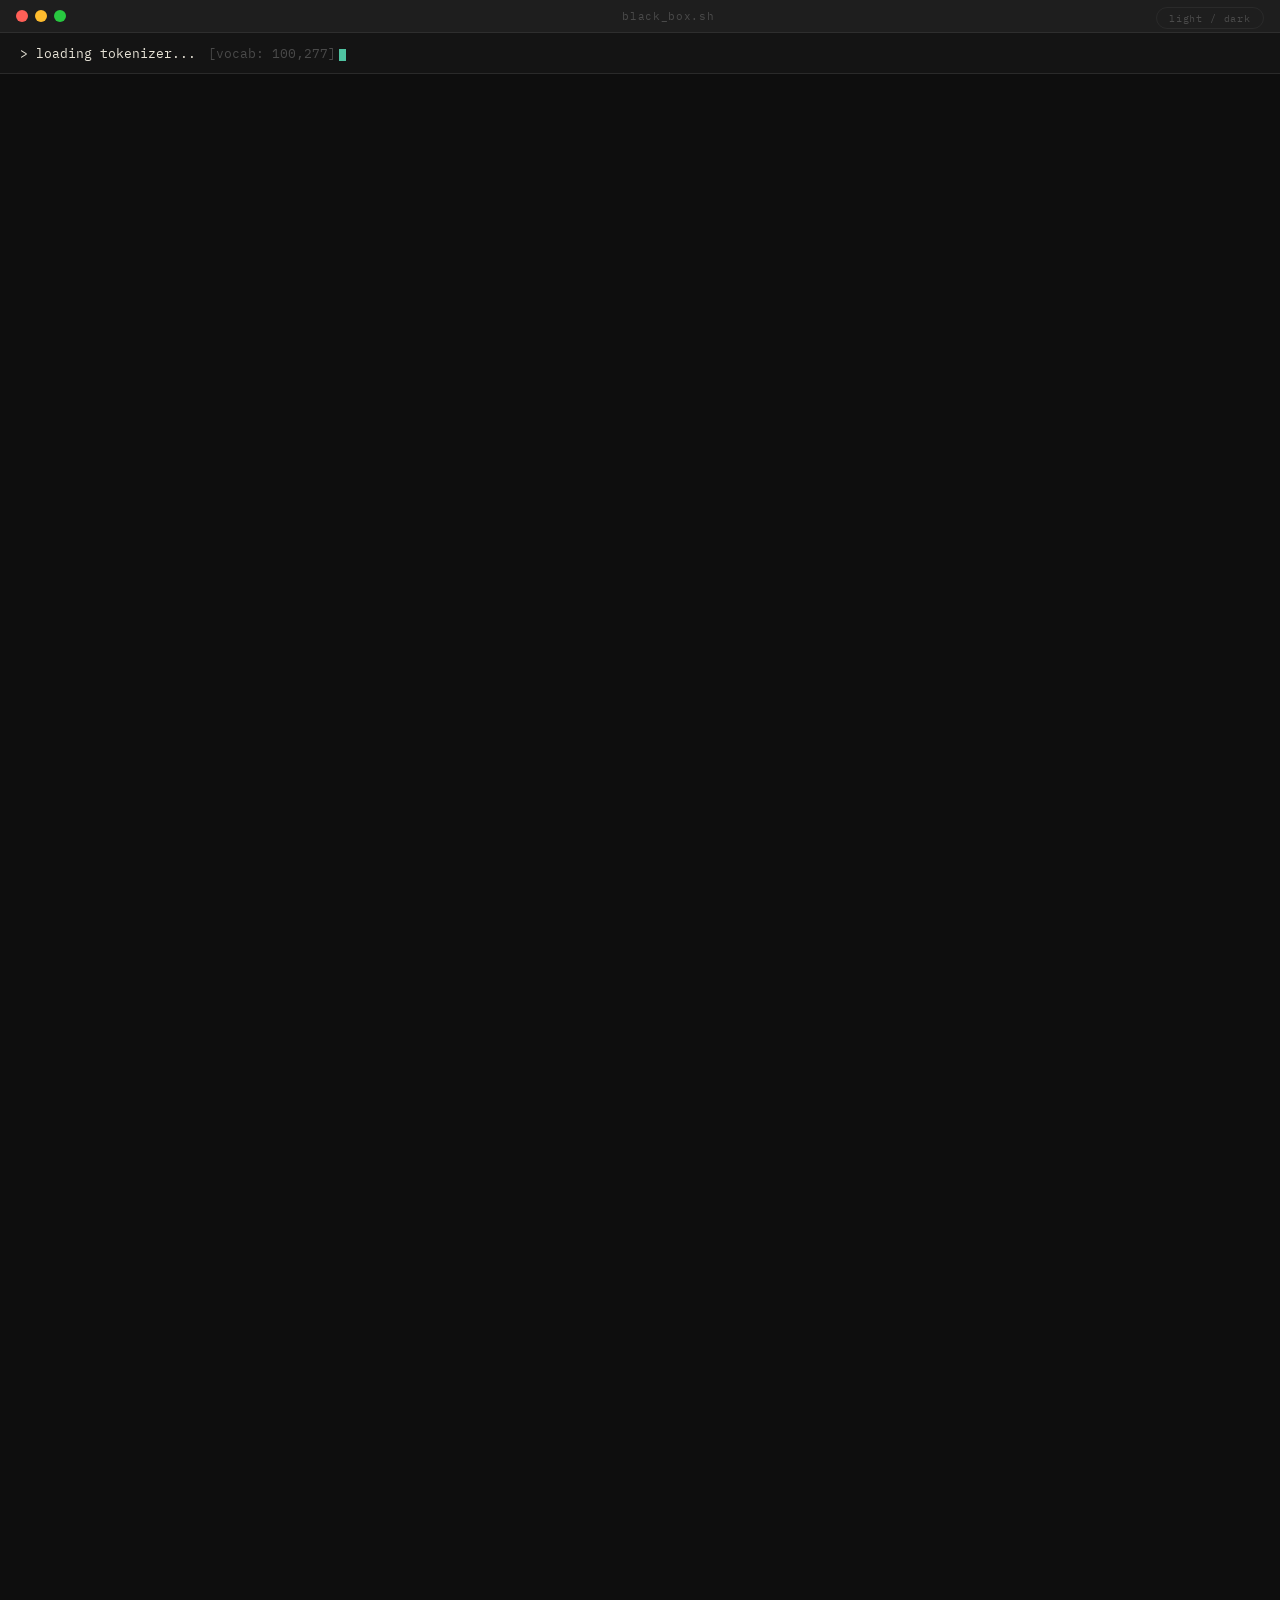
<file: docs/index.html>
<!DOCTYPE html>
<html lang="en">
<head>
<meta charset="UTF-8">
<meta name="viewport" content="width=device-width, initial-scale=1.0">
<title>Inside the Black Box</title>
<script>(function(){var t=localStorage.getItem('bb_theme')||'dark';document.documentElement.setAttribute('data-theme',t);}());</script>
<link rel="preconnect" href="https://fonts.googleapis.com">
<link href="https://fonts.googleapis.com/css2?family=Lora:ital,wght@0,400;0,600;1,400&family=IBM+Plex+Mono:wght@300;400;500&display=swap" rel="stylesheet">
<link rel="stylesheet" href="assets/styles.css">
<link rel="icon" type="image/svg+xml" href="favicon.svg">
<style>
  body { min-height: 100vh; }

  /* ── PAGE CONTENT ── */
  #page {
    padding-top: 88px; /* terminal header height */
    opacity: 0;
    transition: opacity 0.6s ease;
  }
  #page.visible { opacity: 1; }

  /* ── HERO ── */
  .hero {
    max-width: 720px;
    margin: 0 auto;
    padding: 80px 32px 64px;
    border-bottom: 1px solid var(--border);
  }
  .hero h1 {
    font-family: 'Lora', serif;
    font-size: clamp(2.2rem, 5vw, 3.4rem);
    font-weight: 600;
    letter-spacing: -0.03em;
    line-height: 1.1;
    margin-bottom: 20px;
  }
  .hero-sub {
    font-family: 'IBM Plex Mono', monospace;
    font-size: 0.7rem;
    color: var(--muted);
    line-height: 1.7;
  }
  .hero-sub .cmd { color: var(--accent); }

  /* ── ARTICLE INDEX ── */
  .index {
    max-width: 720px;
    margin: 0 auto;
    padding: 0 32px 120px;
  }

  .module-group { margin-top: 52px; }

  .module-rule {
    display: flex;
    align-items: center;
    gap: 14px;
    margin-bottom: 4px;
  }
  .module-label {
    font-family: 'IBM Plex Mono', monospace;
    font-size: 0.58rem;
    letter-spacing: 0.18em;
    text-transform: uppercase;
    color: var(--muted);
    white-space: nowrap;
  }
  .module-line { flex: 1; height: 1px; background: var(--border); }

  .article-list { list-style: none; }

  .article-item {
    border-bottom: 1px solid var(--border);
    opacity: 0;
    transform: translateY(6px);
    transition: opacity 0.35s ease, transform 0.35s ease;
  }
  .article-item.visible { opacity: 1; transform: translateY(0); }

  .article-link {
    display: flex;
    align-items: baseline;
    justify-content: space-between;
    gap: 16px;
    padding: 15px 0;
    text-decoration: none;
    color: var(--text);
    transition: color 0.15s;
  }
  .article-link:hover                      { color: var(--accent); }
  .article-link:hover .article-num         { color: var(--accent); }
  .article-link:hover .article-arrow       { opacity: 1; transform: translateX(0); }

  .article-left { display: flex; align-items: baseline; gap: 18px; }
  .article-num {
    font-family: 'IBM Plex Mono', monospace;
    font-size: 0.58rem;
    color: var(--muted);
    letter-spacing: 0.08em;
    flex-shrink: 0;
    width: 22px;
    transition: color 0.15s;
  }
  .article-title {
    font-family: 'Lora', serif;
    font-size: 0.95rem;
    line-height: 1.4;
  }
  .article-arrow {
    font-family: 'IBM Plex Mono', monospace;
    font-size: 0.65rem;
    color: var(--accent);
    opacity: 0;
    flex-shrink: 0;
    transform: translateX(-6px);
    transition: opacity 0.15s, transform 0.15s;
  }

  /* ── COMING SOON ITEMS ── */
  .article-soon {
    display: flex;
    align-items: baseline;
    justify-content: space-between;
    gap: 16px;
    padding: 15px 0;
    cursor: default;
  }
  .article-soon .article-title { color: var(--muted); }
  .article-soon-label {
    font-family: 'IBM Plex Mono', monospace;
    font-size: 0.65rem;
    color: var(--muted);
    flex-shrink: 0;
  }
</style>
</head>
<body data-theme="light">

<!-- TERMINAL HEADER -->
<div id="terminal-header">
  <div class="terminal-titlebar">
    <div class="mac-btn red"></div>
    <div class="mac-btn yellow"></div>
    <div class="mac-btn green"></div>
    <span class="titlebar-center" id="titlebar-center">black_box.sh</span>
    <div class="titlebar-right">
      <button class="toggle" onclick="toggleTheme()">light / dark</button>
    </div>
  </div>
  <div class="terminal-prompt-bar">
    <span id="prompt-text"><span class="cursor-inline"></span></span>
  </div>
</div>

<!-- PAGE -->
<div id="page">
  <div class="hero">
    <h1>Inside the<br>Black Box</h1>
    <p class="hero-sub"><span class="cmd">cat</span> // a collection of short essays explaining the architecture, training, and behaviour of large language models.</p>
  </div>

  <div class="index">

    <div class="module-group">
      <div class="module-rule"><span class="module-label">01 — Foundations</span><div class="module-line"></div></div>
      <ul class="article-list">
        <li class="article-item">
          <a class="article-link" href="article-01-neural-networks.html"
             data-slug="01-what-is-a-neural-network.md">
            <div class="article-left"><span class="article-num">01</span><span class="article-title">What is a Neural Network?</span></div>
            <span class="article-arrow">→</span>
          </a>
        </li>
        <li class="article-item">
          <a class="article-link" href="article-02-backprop-and-gradient-descent.html"
             data-slug="02-backprop-and-gradient-descent.md">
            <div class="article-left"><span class="article-num">02</span><span class="article-title">How a Network Learns: Backprop &amp; Gradient Descent</span></div>
            <span class="article-arrow">→</span>
          </a>
        </li>
        <li class="article-item">
          <a class="article-link" href="article-03-what-is-a-parameter.html"
             data-slug="03-what-is-a-parameter.md">
            <div class="article-left"><span class="article-num">03</span><span class="article-title">What is a Parameter?</span></div>
            <span class="article-arrow">→</span>
          </a>
        </li>
        <li class="article-item">
          <a class="article-link" href="article-04-tokens-and-the-tokeniser.html"
             data-slug="04-tokens-and-the-tokeniser.md">
            <div class="article-left"><span class="article-num">04</span><span class="article-title">Tokens and the Tokeniser</span></div>
            <span class="article-arrow">→</span>
          </a>
        </li>
      </ul>
    </div>

    <div class="module-group">
      <div class="module-rule"><span class="module-label">02 — Transformer Architecture</span><div class="module-line"></div></div>
      <ul class="article-list">
        <li class="article-item">
          <a class="article-link" href="article-05-attention-the-mechanism-behind-everything.html"
             data-slug="05-attention-the-mechanism-behind-everything.md">
            <div class="article-left"><span class="article-num">05</span><span class="article-title">Attention: The Mechanism Behind Everything</span></div>
            <span class="article-arrow">→</span>
          </a>
        </li>
        <li class="article-item">
          <a class="article-link" href="article-06-q-k-v-the-lookup-table.html"
             data-slug="06-q-k-v-the-lookup-table.md">
            <div class="article-left"><span class="article-num">06</span><span class="article-title">Q, K, V: The Lookup Table That Runs the World</span></div>
            <span class="article-arrow">→</span>
          </a>
        </li>
        <li class="article-item">
          <a class="article-link" href="article-07-why-transformers-beat-everything-before-them.html"
             data-slug="07-why-transformers-beat-everything-before-them.md">
            <div class="article-left"><span class="article-num">07</span><span class="article-title">Why Transformers Beat Everything Before Them</span></div>
            <span class="article-arrow">→</span>
          </a>
        </li>
      </ul>
    </div>

    <div class="module-group">
      <div class="module-rule"><span class="module-label">03 — Training &amp; Alignment</span><div class="module-line"></div></div>
      <ul class="article-list">
        <li class="article-item">
          <a class="article-link" href="article-08-pretraining.html"
             data-slug="08-pretraining.md">
            <div class="article-left"><span class="article-num">08</span><span class="article-title">Pre-training: Learning from the Whole Internet</span></div>
            <span class="article-arrow">→</span>
          </a>
        </li>
        <li class="article-item">
          <a class="article-link" href="article-09-what-alignment-means.html"
             data-slug="09-what-alignment-means.md">
            <div class="article-left"><span class="article-num">09</span><span class="article-title">What Alignment Actually Means</span></div>
            <span class="article-arrow">→</span>
          </a>
        </li>
        <li class="article-item">
          <a class="article-link" href="article-10-rlhf.html"
             data-slug="10-rlhf.md">
            <div class="article-left"><span class="article-num">10</span><span class="article-title">RLHF: Teaching a Model to Be Helpful</span></div>
            <span class="article-arrow">→</span>
          </a>
        </li>
        <li class="article-item">
          <a class="article-link" href="article-11-constitutional-ai.html"
             data-slug="11-constitutional-ai.md">
            <div class="article-left"><span class="article-num">11</span><span class="article-title">Constitutional AI: A Different Approach</span></div>
            <span class="article-arrow">→</span>
          </a>
        </li>
        <li class="article-item">
          <a class="article-link" href="article-12-what-is-interpretability.html"
             data-slug="12-what-is-interpretability.md">
            <div class="article-left"><span class="article-num">12</span><span class="article-title">What is Interpretability?</span></div>
            <span class="article-arrow">→</span>
          </a>
        </li>
      </ul>
    </div>

    <div class="module-group">
      <div class="module-rule"><span class="module-label">04 — Agentic Systems</span><div class="module-line"></div></div>
      <ul class="article-list">
        <li class="article-item">
          <span class="article-soon">
            <div class="article-left"><span class="article-num">13</span><span class="article-title">What is an AI Agent?</span></div>
            <span class="article-soon-label">soon</span>
          </span>
        </li>
        <li class="article-item">
          <span class="article-soon">
            <div class="article-left"><span class="article-num">14</span><span class="article-title">Tool Use and the Agentic Loop</span></div>
            <span class="article-soon-label">soon</span>
          </span>
        </li>
        <li class="article-item">
          <span class="article-soon">
            <div class="article-left"><span class="article-num">15</span><span class="article-title">Multi-Agent Systems</span></div>
            <span class="article-soon-label">soon</span>
          </span>
        </li>
      </ul>
    </div>

    <div class="module-group">
      <div class="module-rule"><span class="module-label">05 — RAG</span><div class="module-line"></div></div>
      <ul class="article-list">
        <li class="article-item">
          <span class="article-soon">
            <div class="article-left"><span class="article-num">16</span><span class="article-title">What are Embeddings?</span></div>
            <span class="article-soon-label">soon</span>
          </span>
        </li>
        <li class="article-item">
          <span class="article-soon">
            <div class="article-left"><span class="article-num">17</span><span class="article-title">Vector Search Explained</span></div>
            <span class="article-soon-label">soon</span>
          </span>
        </li>
        <li class="article-item">
          <span class="article-soon">
            <div class="article-left"><span class="article-num">18</span><span class="article-title">When RAG Beats Fine-tuning</span></div>
            <span class="article-soon-label">soon</span>
          </span>
        </li>
      </ul>
    </div>

    <div class="module-group">
      <div class="module-rule"><span class="module-label">06 — Evals</span><div class="module-line"></div></div>
      <ul class="article-list">
        <li class="article-item">
          <span class="article-soon">
            <div class="article-left"><span class="article-num">19</span><span class="article-title">Why Evals Matter</span></div>
            <span class="article-soon-label">soon</span>
          </span>
        </li>
        <li class="article-item">
          <span class="article-soon">
            <div class="article-left"><span class="article-num">20</span><span class="article-title">What Good Evaluation Looks Like</span></div>
            <span class="article-soon-label">soon</span>
          </span>
        </li>
        <li class="article-item">
          <span class="article-soon">
            <div class="article-left"><span class="article-num">21</span><span class="article-title">Measuring What You Can't See</span></div>
            <span class="article-soon-label">soon</span>
          </span>
        </li>
      </ul>
    </div>

  </div>
</div>

<script src="assets/terminal-header.js"></script>
<script>
  // ── BOOT SEQUENCE ──
  const bootLines = [
    { text: '> initialising weights...',  right: '[700B parameters]', delay: 0    },
    { text: '> loading tokenizer...',     right: '[vocab: 100,277]',  delay: 650  },
    { text: '> running forward pass...',  right: '',                  delay: 1350 },
    { text: '> predicting next token...', right: '[p=0.91 "the"]',    delay: 2050 },
    { text: '> done.',                    right: '',                  delay: 2800, accent: true },
  ];

  const promptEl        = document.getElementById('prompt-text');
  const titlebarCenter  = document.getElementById('titlebar-center');
  let   bootDone        = false;

  function setPrompt(html) { promptEl.innerHTML = html; }

  const cameBack = sessionStorage.getItem('bb_came_back');
  if (cameBack) {
    // Returning from an article — skip boot, go straight to idle state
    sessionStorage.removeItem('bb_came_back');
    bootDone = true;
    titlebarCenter.textContent = '~/inside-the-black-box';
    setPrompt(`<span class="p-dir">~/inside-the-black-box</span> <span class="p-muted">$</span> <span class="cursor-inline"></span>`);
    document.getElementById('page').classList.add('visible');
    document.querySelectorAll('.article-item').forEach(el => el.classList.add('visible'));
  } else {
    // Fresh visit — run boot sequence
    bootLines.forEach(line => {
      setTimeout(() => {
        const right  = line.right
          ? `<span class="p-muted" style="margin-left:12px">${line.right}</span>` : '';
        const cls    = line.accent ? 'p-dir' : 'p-cmd';
        setPrompt(`<span class="${cls}">${line.text}</span>${right}<span class="cursor-inline"></span>`);
      }, line.delay);
    });

    // After boot: reveal page, settle prompt into idle state
    setTimeout(() => {
      bootDone = true;
      titlebarCenter.textContent = '~/inside-the-black-box';
      setPrompt(`<span class="p-dir">~/inside-the-black-box</span> <span class="p-muted">$</span> <span class="cursor-inline"></span>`);

      const page = document.getElementById('page');
      page.classList.add('visible');

      document.querySelectorAll('.article-item').forEach((el, i) => {
        setTimeout(() => el.classList.add('visible'), i * 40);
      });
    }, 3500);
  }

  // ── HOVER INTERACTIONS ──
  let hoverTimeout;

  document.querySelectorAll('.article-link').forEach(link => {
    const slug = link.getAttribute('data-slug');

    link.addEventListener('mouseenter', () => {
      if (!bootDone) return;
      clearTimeout(hoverTimeout);
      setPrompt(
        `<span class="p-dir">~/inside-the-black-box</span> <span class="p-muted">$</span>` +
        ` <span class="p-cmd"> cat </span><span class="p-file">${slug}</span>` +
        `<span class="cursor-inline"></span>`
      );
    });

    link.addEventListener('mouseleave', () => {
      if (!bootDone) return;
      hoverTimeout = setTimeout(() => {
        setPrompt(
          `<span class="p-dir">~/inside-the-black-box</span> <span class="p-muted">$</span>` +
          ` <span class="cursor-inline"></span>`
        );
      }, 200);
    });

    // Click: animate open command, then navigate
    link.addEventListener('click', e => {
      const href = link.getAttribute('href');
      if (!href || href === '#') return; // unwritten articles — no-op

      e.preventDefault();
      bootDone = false; // lock hover during transition

      setPrompt(
        `<span class="p-dir">~/inside-the-black-box</span> <span class="p-muted">$</span>` +
        ` <span class="p-cmd"> open </span><span class="p-file">${slug}</span>`
      );

      setTimeout(() => {
        setPrompt(
          `<span class="p-cmd">&gt; opening </span><span class="p-file">${slug}</span>` +
          `<span class="p-muted">...</span>`
        );
      }, 400);

      setTimeout(() => { window.location.href = href; }, 900);
    });
  });
</script>

</body>
</html>
</file>
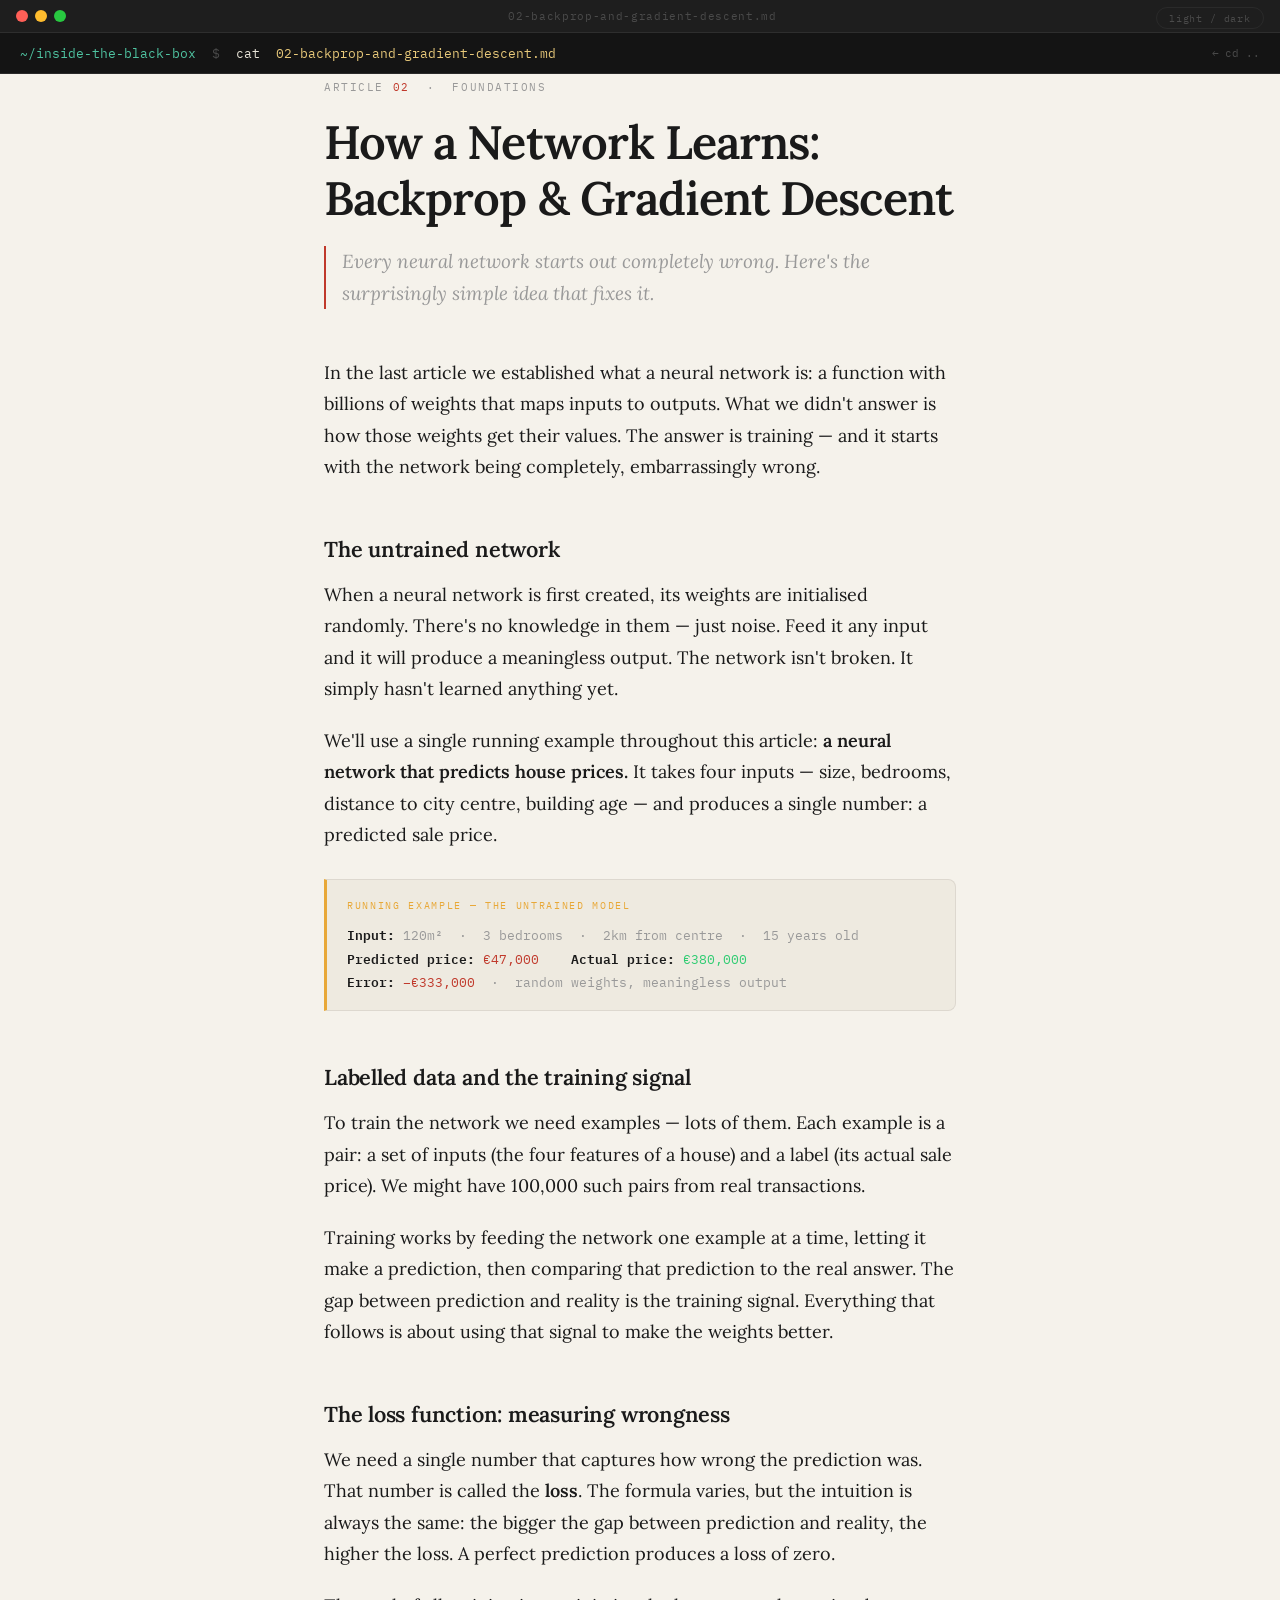
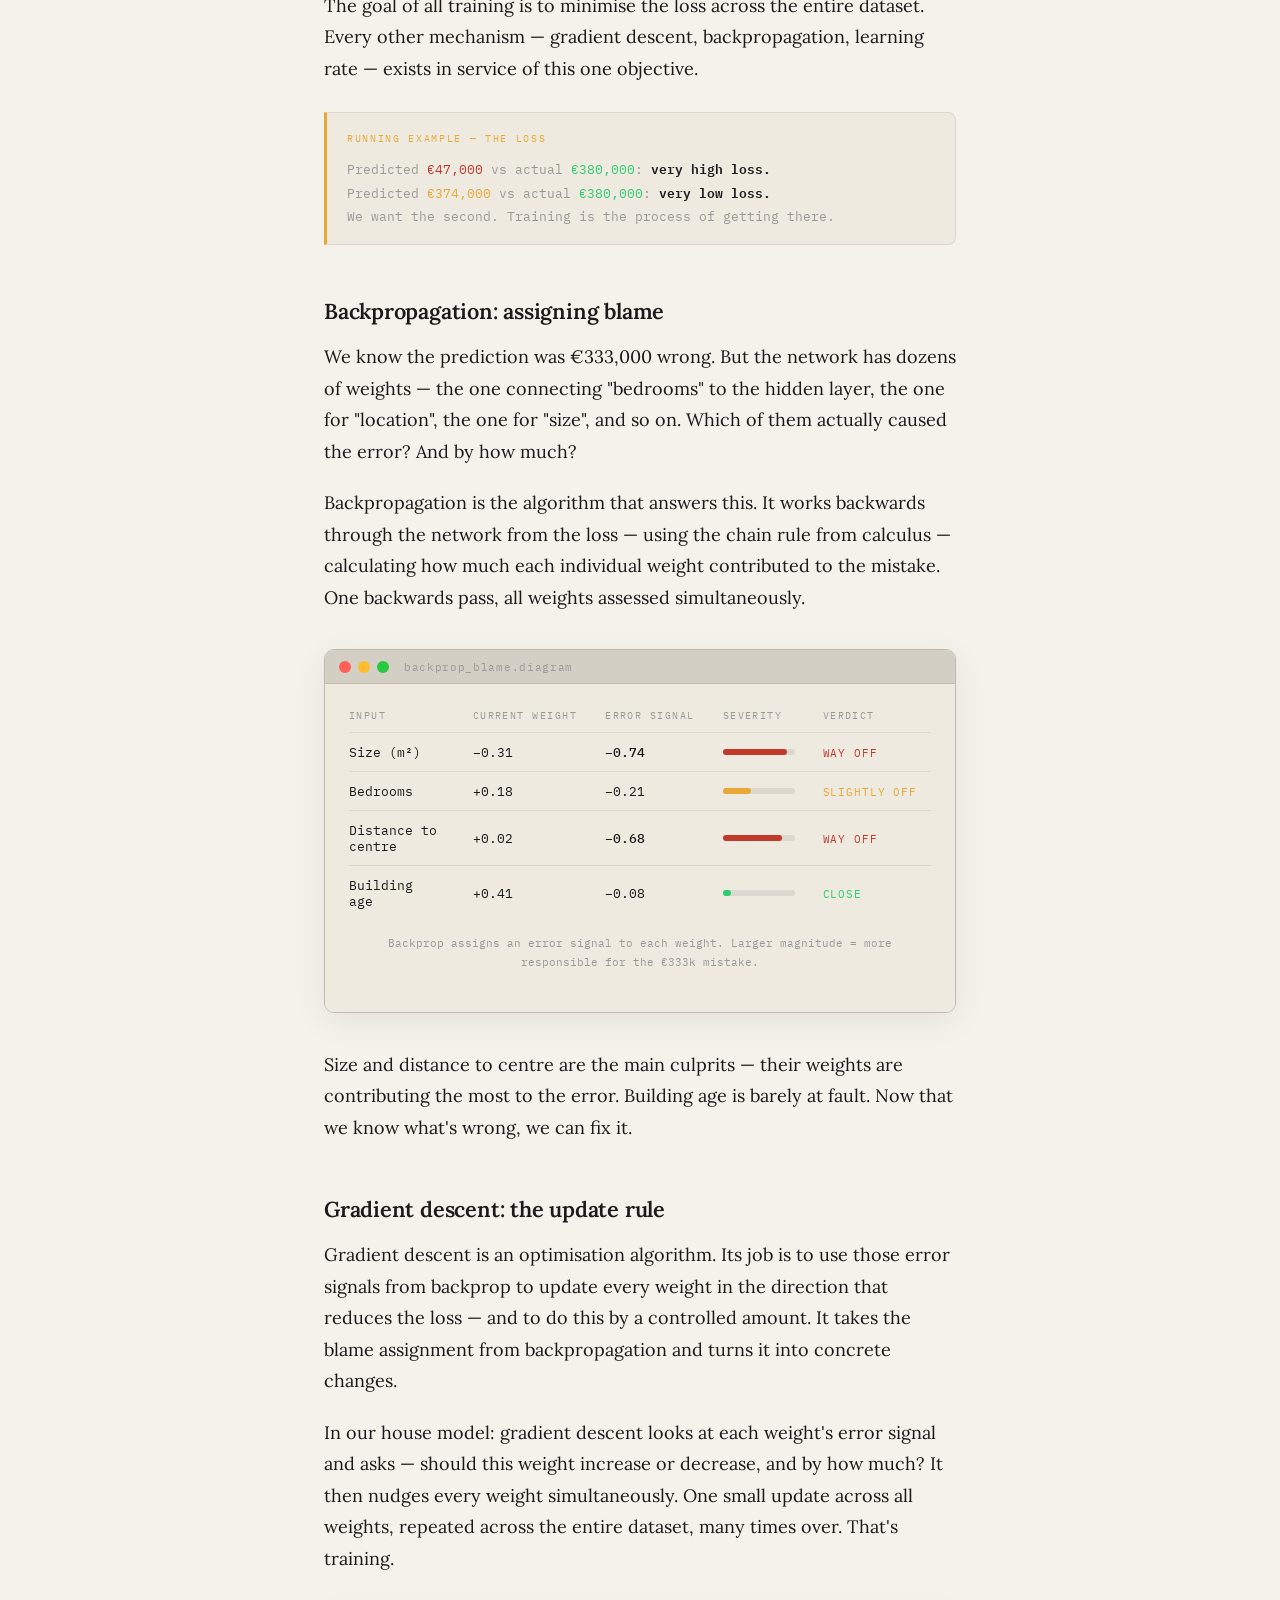
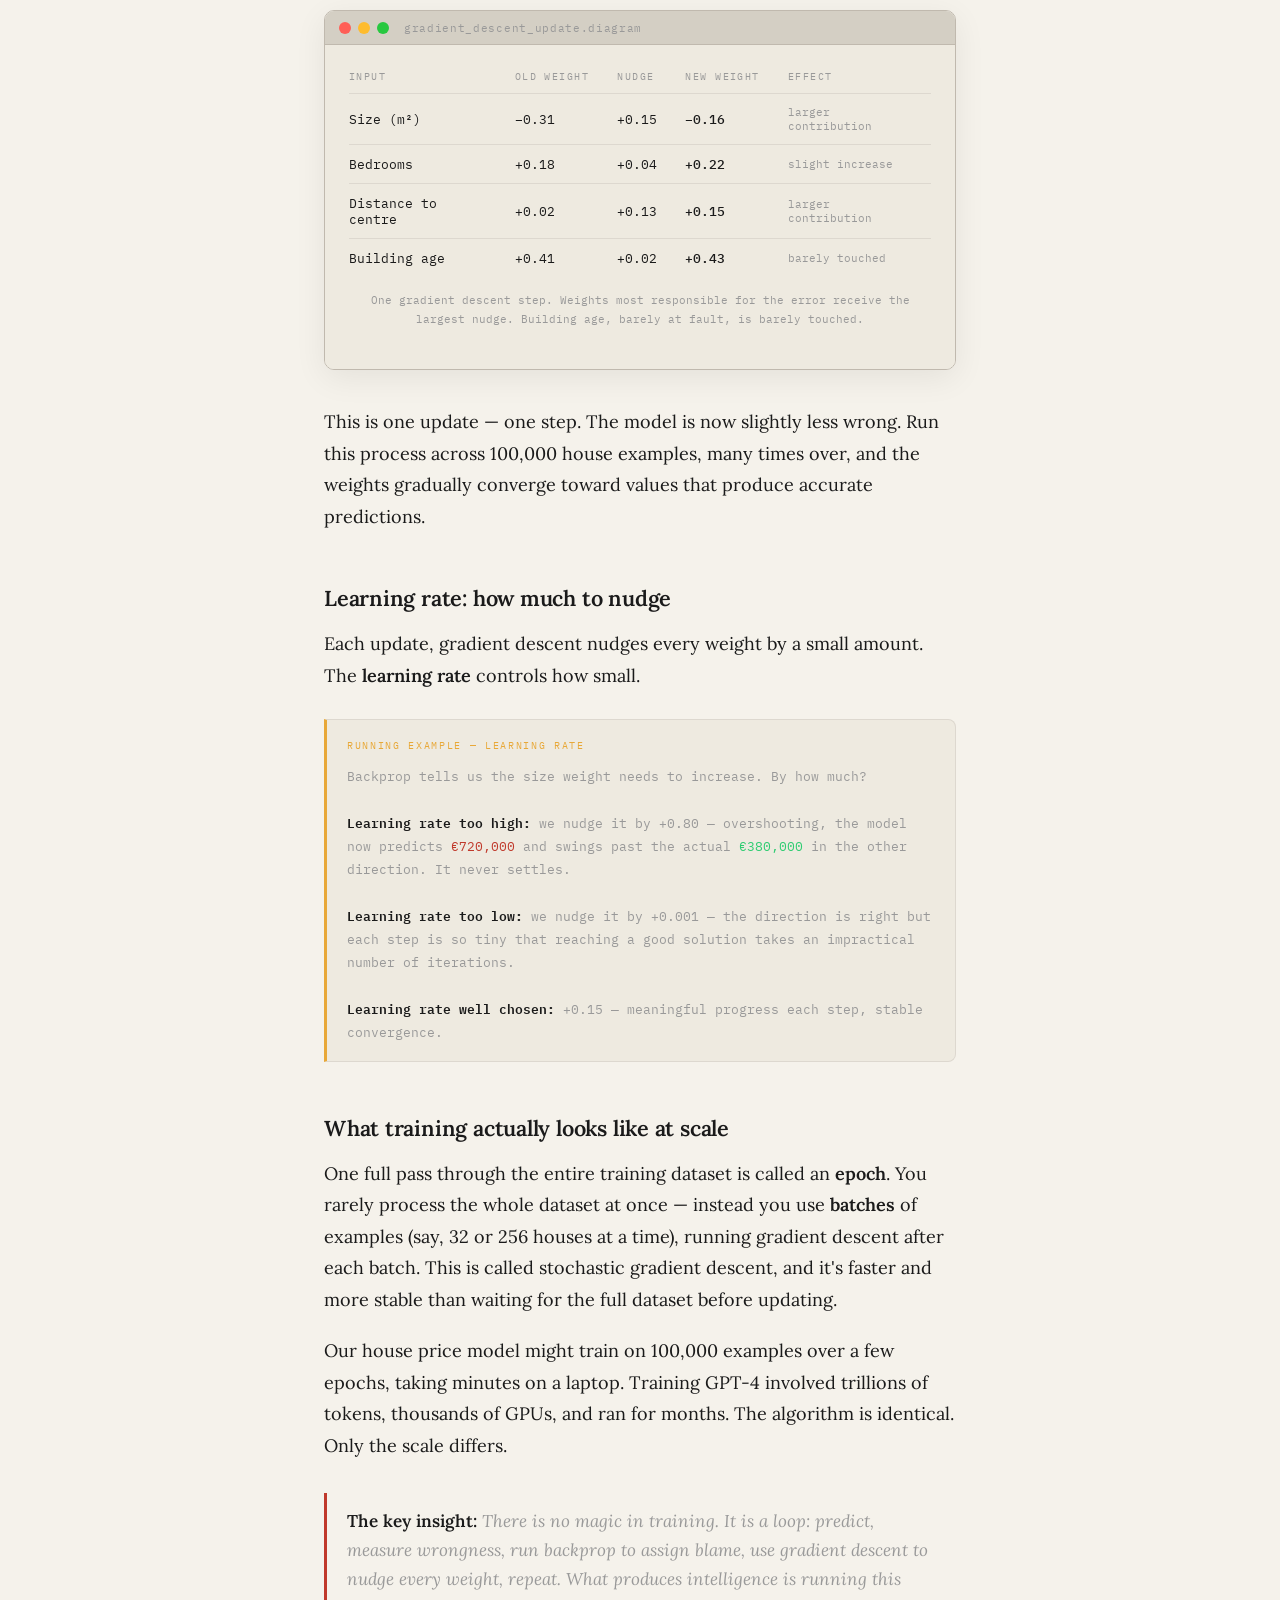
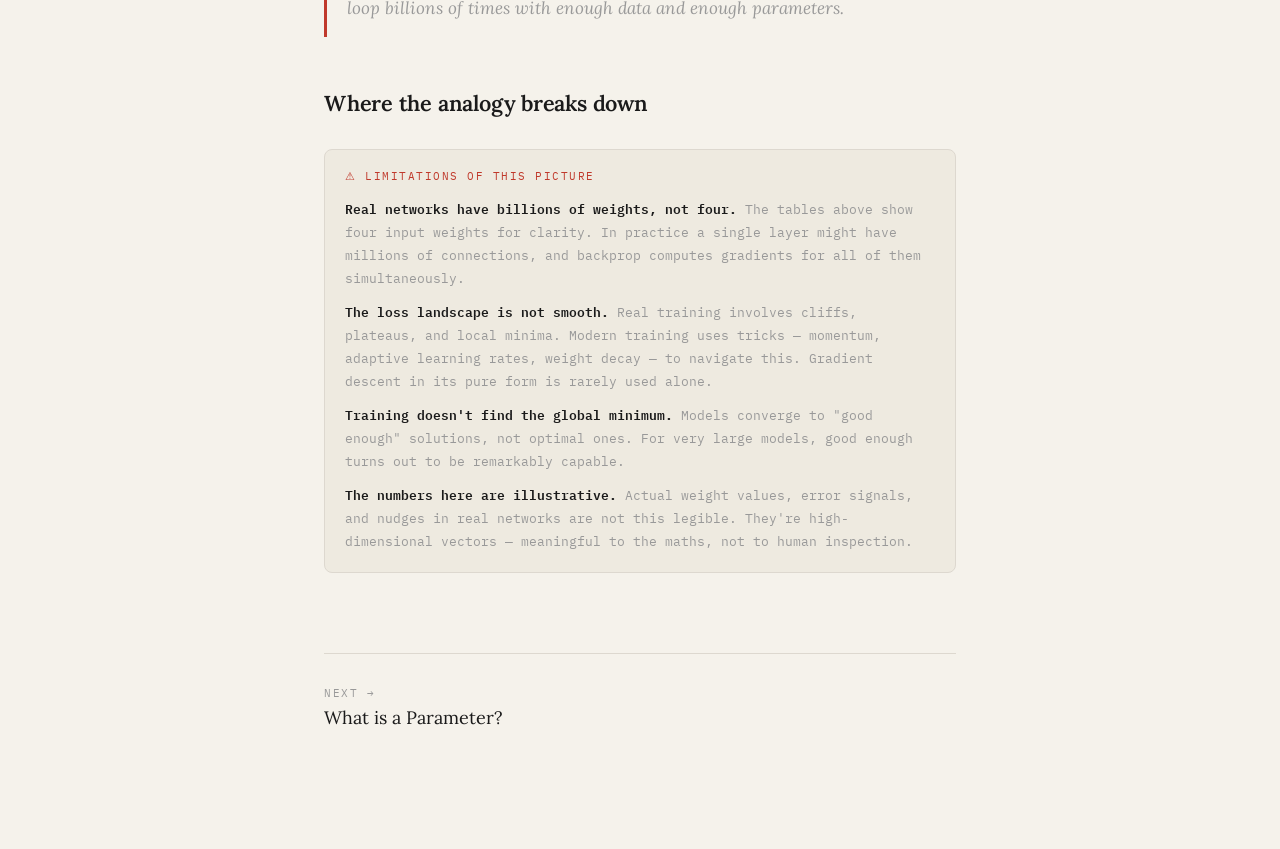
<file: drafts/article-02-backprop.html>
<!DOCTYPE html>
<html lang="en">
<head>
<meta charset="UTF-8">
<meta name="viewport" content="width=device-width, initial-scale=1.0">
<title>How a Network Learns — Inside the Black Box</title>
<link rel="preconnect" href="https://fonts.googleapis.com">
<link href="https://fonts.googleapis.com/css2?family=Lora:ital,wght@0,400;0,600;1,400&family=IBM+Plex+Mono:wght@300;400;500&display=swap" rel="stylesheet">
<style>
  :root {
    --bg: #f5f2eb;
    --text: #1a1a1a;
    --muted: #999;
    --accent: #c0392b;
    --border: #ddd8cf;
    --card-bg: #eeeae0;
    --terminal-bg: #141414;
    --terminal-text: #e8e4d8;
    --terminal-muted: #4a4a4a;
    --terminal-accent: #4fc3a1;
    --terminal-border: #2a2a2a;
    --window-bar: #1e1e1e;
    --window-border: #2e2e2e;
    --window-chrome: #d4cfc4;
    --window-chrome-border: #c0b9ae;
    --amber: #e8a838;
    --green: #2ecc71;
    --red: #c0392b;
  }
  [data-theme="dark"] {
    --bg: #0e0e0e;
    --text: #e8e4d8;
    --muted: #555;
    --accent: #e05a4e;
    --border: #222;
    --card-bg: #1a1a1a;
    --window-chrome: #1e1e1e;
    --window-chrome-border: #2e2e2e;
  }

  * { box-sizing: border-box; margin: 0; padding: 0; }
  html { font-size: 18px; }

  body {
    background: var(--bg);
    color: var(--text);
    font-family: 'Lora', Georgia, serif;
    transition: background 0.4s, color 0.4s;
    padding-bottom: 120px;
  }

  /* ── TERMINAL HEADER ── */
  #terminal-header {
    position: fixed;
    top: 0; left: 0; right: 0;
    z-index: 100;
    background: var(--terminal-bg);
    border-bottom: 1px solid var(--terminal-border);
  }
  .terminal-titlebar {
    background: var(--window-bar);
    padding: 9px 16px;
    display: flex;
    align-items: center;
    gap: 7px;
    border-bottom: 1px solid var(--window-border);
  }
  .mac-btn { width: 12px; height: 12px; border-radius: 50%; flex-shrink: 0; }
  .mac-btn.red    { background: #ff5f57; }
  .mac-btn.yellow { background: #febc2e; }
  .mac-btn.green  { background: #28c840; }
  .titlebar-center {
    flex: 1;
    text-align: center;
    font-family: 'IBM Plex Mono', monospace;
    font-size: 0.62rem;
    color: var(--terminal-muted);
    letter-spacing: 0.06em;
    margin-right: 52px;
  }
  .titlebar-right { position: absolute; right: 16px; }
  .toggle {
    background: none;
    border: 1px solid var(--terminal-border);
    border-radius: 20px;
    padding: 3px 12px;
    cursor: pointer;
    font-family: 'IBM Plex Mono', monospace;
    font-size: 0.58rem;
    color: var(--terminal-muted);
    letter-spacing: 0.08em;
    transition: all 0.2s;
  }
  .toggle:hover { border-color: var(--terminal-accent); color: var(--terminal-accent); }
  .terminal-prompt-bar {
    padding: 10px 20px;
    font-family: 'IBM Plex Mono', monospace;
    font-size: 0.7rem;
    min-height: 40px;
    display: flex;
    align-items: center;
    justify-content: space-between;
  }
  .p-dir   { color: var(--terminal-accent); }
  .p-muted { color: var(--terminal-muted); }
  .p-file  { color: #e8c97a; }
  .p-cmd   { color: var(--terminal-text); }
  .back-link {
    font-family: 'IBM Plex Mono', monospace;
    font-size: 0.62rem;
    color: var(--terminal-muted);
    text-decoration: none;
    display: flex;
    align-items: center;
    gap: 6px;
    transition: color 0.15s;
  }
  .back-link:hover { color: var(--terminal-accent); }
  .back-link:hover .back-arr { transform: translateX(-3px); }
  .back-arr { transition: transform 0.15s; }

  /* ── ARTICLE ── */
  article {
    max-width: 680px;
    margin: 0 auto;
    padding: 80px 24px 0;
    animation: fadeUp 0.5s ease both 0.1s;
  }
  @keyframes fadeUp {
    from { opacity: 0; transform: translateY(12px); }
    to   { opacity: 1; transform: translateY(0); }
  }

  .article-meta {
    font-family: 'IBM Plex Mono', monospace;
    font-size: 0.62rem;
    letter-spacing: 0.14em;
    text-transform: uppercase;
    color: var(--muted);
    margin-bottom: 20px;
  }
  .article-meta span { color: var(--accent); }

  h1 {
    font-family: 'Lora', serif;
    font-size: clamp(1.8rem, 4vw, 2.6rem);
    font-weight: 600;
    line-height: 1.2;
    letter-spacing: -0.02em;
    margin-bottom: 20px;
  }
  .lede {
    font-size: 1.05rem;
    color: var(--muted);
    font-style: italic;
    border-left: 2px solid var(--accent);
    padding-left: 16px;
    margin-bottom: 48px;
    line-height: 1.65;
  }
  h2 {
    font-family: 'Lora', serif;
    font-size: 1.2rem;
    font-weight: 600;
    margin: 52px 0 16px;
    letter-spacing: -0.01em;
  }
  p { margin-bottom: 20px; line-height: 1.75; }
  strong { font-weight: 600; }
  em { font-style: italic; }

  /* ── EXAMPLE THREAD ── */
  .example-thread {
    background: var(--card-bg);
    border: 1px solid var(--border);
    border-left: 3px solid var(--amber);
    border-radius: 0 8px 8px 0;
    padding: 16px 20px;
    margin: 28px 0;
    font-family: 'IBM Plex Mono', monospace;
    font-size: 0.72rem;
    line-height: 1.8;
    color: var(--muted);
  }
  .example-thread .label {
    font-size: 0.58rem;
    letter-spacing: 0.16em;
    text-transform: uppercase;
    color: var(--amber);
    margin-bottom: 10px;
  }
  .example-thread strong { color: var(--text); }
  .val-good { color: #2ecc71; }
  .val-bad  { color: var(--accent); }
  .val-amber { color: var(--amber); }

  /* ── MAC OS WINDOW ── */
  .mac-window {
    border-radius: 10px;
    overflow: hidden;
    border: 1px solid var(--window-chrome-border);
    margin: 36px 0;
    box-shadow: 0 8px 32px rgba(0,0,0,0.07);
  }
  .mac-titlebar {
    background: var(--window-chrome);
    padding: 9px 14px;
    display: flex;
    align-items: center;
    gap: 7px;
    border-bottom: 1px solid var(--window-chrome-border);
  }
  .mac-title {
    font-family: 'IBM Plex Mono', monospace;
    font-size: 0.63rem;
    color: var(--muted);
    margin-left: 8px;
    letter-spacing: 0.06em;
  }
  .mac-body {
    background: var(--card-bg);
    padding: 24px 24px 20px;
    overflow-x: auto;
  }

  /* ── DATA TABLES ── */
  .data-table {
    width: 100%;
    border-collapse: collapse;
    font-family: 'IBM Plex Mono', monospace;
    font-size: 0.7rem;
  }
  .data-table th {
    text-align: left;
    font-weight: 400;
    font-size: 0.58rem;
    letter-spacing: 0.14em;
    text-transform: uppercase;
    color: var(--muted);
    padding: 0 14px 10px;
    border-bottom: 1px solid var(--border);
    white-space: nowrap;
  }
  .data-table th:first-child { padding-left: 0; }
  .data-table td {
    padding: 11px 14px;
    border-bottom: 1px solid var(--border);
    vertical-align: middle;
    color: var(--text);
  }
  .data-table td:first-child { padding-left: 0; }
  .data-table tr:last-child td { border-bottom: none; }

  /* input name col */
  .col-input { color: var(--text); }

  /* weight col */
  .col-weight { color: var(--muted); }

  /* error signal — coloured by severity */
  .sig-high   { color: #c0392b; font-weight: 500; }
  .sig-mid    { color: var(--amber); }
  .sig-low    { color: #2ecc71; }

  /* severity bar */
  .severity-bar {
    display: flex;
    align-items: center;
    gap: 8px;
  }
  .bar-track {
    height: 6px;
    border-radius: 3px;
    background: var(--border);
    flex-shrink: 0;
  }
  .bar-fill {
    height: 100%;
    border-radius: 3px;
  }
  .bar-high   { background: #c0392b; }
  .bar-mid    { background: var(--amber); }
  .bar-low    { background: #2ecc71; }

  /* verdict label */
  .verdict {
    font-size: 0.6rem;
    letter-spacing: 0.08em;
    text-transform: uppercase;
    white-space: nowrap;
  }
  .verdict.high   { color: #c0392b; }
  .verdict.mid    { color: var(--amber); }
  .verdict.low    { color: #2ecc71; }

  /* nudge col */
  .nudge-pos { color: #2ecc71; }
  .nudge-neg { color: #c0392b; }

  /* new weight highlight */
  .new-weight { color: var(--terminal-accent); font-weight: 500; }

  /* table caption */
  .table-caption {
    text-align: center;
    font-family: 'IBM Plex Mono', monospace;
    font-size: 0.6rem;
    color: var(--muted);
    margin-top: 14px;
  }

  /* ── CALLOUT ── */
  .callout {
    border-left: 3px solid var(--accent);
    padding: 14px 20px;
    margin: 32px 0;
    font-style: italic;
    font-size: 0.95rem;
    color: var(--muted);
    line-height: 1.7;
  }
  .callout strong { color: var(--text); font-style: normal; }

  /* ── BREAKS ── */
  .breaks {
    background: var(--card-bg);
    border: 1px solid var(--border);
    border-radius: 8px;
    padding: 18px 20px;
    margin: 32px 0;
    font-family: 'IBM Plex Mono', monospace;
    font-size: 0.73rem;
    line-height: 1.65;
  }
  .breaks-title {
    font-size: 0.6rem;
    letter-spacing: 0.14em;
    text-transform: uppercase;
    color: var(--accent);
    margin-bottom: 12px;
  }
  .breaks p { color: var(--muted); margin-bottom: 10px; }
  .breaks p:last-child { margin-bottom: 0; }
  .breaks strong { color: var(--text); }

  /* ── NEXT ── */
  .next-article {
    margin-top: 80px;
    padding-top: 32px;
    border-top: 1px solid var(--border);
  }
  .next-label {
    font-family: 'IBM Plex Mono', monospace;
    font-size: 0.6rem;
    letter-spacing: 0.14em;
    text-transform: uppercase;
    color: var(--muted);
    margin-bottom: 6px;
  }
  .next-title {
    font-family: 'Lora', serif;
    font-size: 1rem;
    color: var(--text);
    text-decoration: none;
  }
  .next-title:hover { color: var(--accent); }
</style>
</head>
<body data-theme="light">

<!-- TERMINAL HEADER -->
<div id="terminal-header">
  <div class="terminal-titlebar">
    <div class="mac-btn red"></div>
    <div class="mac-btn yellow"></div>
    <div class="mac-btn green"></div>
    <span class="titlebar-center">02-backprop-and-gradient-descent.md</span>
    <div class="titlebar-right">
      <button class="toggle" onclick="toggleTheme()">light / dark</button>
    </div>
  </div>
  <div class="terminal-prompt-bar">
    <div>
      <span class="p-dir">~/inside-the-black-box</span>
      <span class="p-muted">&nbsp;$&nbsp;</span>
      <span class="p-cmd">cat&nbsp;</span>
      <span class="p-file">02-backprop-and-gradient-descent.md</span>
    </div>
    <a class="back-link" href="index.html" id="back-btn">
      <span class="back-arr">←</span>
      <span>cd ..</span>
    </a>
  </div>
</div>

<article>

  <div class="article-meta">Article <span>02</span> &nbsp;·&nbsp; Foundations</div>
  <h1>How a Network Learns: Backprop & Gradient Descent</h1>
  <p class="lede">Every neural network starts out completely wrong. Here's the surprisingly simple idea that fixes it.</p>

  <p>In the last article we established what a neural network is: a function with billions of weights that maps inputs to outputs. What we didn't answer is how those weights get their values. The answer is training — and it starts with the network being completely, embarrassingly wrong.</p>

  <!-- ── SECTION 1 ── -->
  <h2>The untrained network</h2>

  <p>When a neural network is first created, its weights are initialised randomly. There's no knowledge in them — just noise. Feed it any input and it will produce a meaningless output. The network isn't broken. It simply hasn't learned anything yet.</p>

  <p>We'll use a single running example throughout this article: <strong>a neural network that predicts house prices.</strong> It takes four inputs — size, bedrooms, distance to city centre, building age — and produces a single number: a predicted sale price.</p>

  <div class="example-thread">
    <div class="label">Running example — the untrained model</div>
    <strong>Input:</strong> 120m² &nbsp;·&nbsp; 3 bedrooms &nbsp;·&nbsp; 2km from centre &nbsp;·&nbsp; 15 years old<br>
    <strong>Predicted price:</strong> <span class="val-bad">€47,000</span> &nbsp;&nbsp;
    <strong>Actual price:</strong> <span class="val-good">€380,000</span><br>
    <strong>Error:</strong> <span class="val-bad">−€333,000</span> &nbsp;·&nbsp; random weights, meaningless output
  </div>

  <!-- ── SECTION 2 ── -->
  <h2>Labelled data and the training signal</h2>

  <p>To train the network we need examples — lots of them. Each example is a pair: a set of inputs (the four features of a house) and a label (its actual sale price). We might have 100,000 such pairs from real transactions.</p>

  <p>Training works by feeding the network one example at a time, letting it make a prediction, then comparing that prediction to the real answer. The gap between prediction and reality is the training signal. Everything that follows is about using that signal to make the weights better.</p>

  <!-- ── SECTION 3 ── -->
  <h2>The loss function: measuring wrongness</h2>

  <p>We need a single number that captures how wrong the prediction was. That number is called the <strong>loss</strong>. The formula varies, but the intuition is always the same: the bigger the gap between prediction and reality, the higher the loss. A perfect prediction produces a loss of zero.</p>

  <p>The goal of all training is to minimise the loss across the entire dataset. Every other mechanism — gradient descent, backpropagation, learning rate — exists in service of this one objective.</p>

  <div class="example-thread">
    <div class="label">Running example — the loss</div>
    Predicted <span class="val-bad">€47,000</span> vs actual <span class="val-good">€380,000</span>: <strong>very high loss.</strong><br>
    Predicted <span class="val-amber">€374,000</span> vs actual <span class="val-good">€380,000</span>: <strong>very low loss.</strong><br>
    We want the second. Training is the process of getting there.
  </div>

  <!-- ── SECTION 4: BACKPROP ── -->
  <h2>Backpropagation: assigning blame</h2>

  <p>We know the prediction was €333,000 wrong. But the network has dozens of weights — the one connecting "bedrooms" to the hidden layer, the one for "location", the one for "size", and so on. Which of them actually caused the error? And by how much?</p>

  <p>Backpropagation is the algorithm that answers this. It works backwards through the network from the loss — using the chain rule from calculus — calculating how much each individual weight contributed to the mistake. One backwards pass, all weights assessed simultaneously.</p>

  <!-- VISUAL 1: Blame table -->
  <div class="mac-window">
    <div class="mac-titlebar">
      <div class="mac-btn red"></div>
      <div class="mac-btn yellow"></div>
      <div class="mac-btn green"></div>
      <span class="mac-title">backprop_blame.diagram</span>
    </div>
    <div class="mac-body">
      <table class="data-table">
        <thead>
          <tr>
            <th>Input</th>
            <th>Current weight</th>
            <th>Error signal</th>
            <th>Severity</th>
            <th>Verdict</th>
          </tr>
        </thead>
        <tbody>
          <tr>
            <td class="col-input">Size (m²)</td>
            <td class="col-weight">−0.31</td>
            <td class="sig-high">−0.74</td>
            <td>
              <div class="severity-bar">
                <div class="bar-track" style="width:72px;">
                  <div class="bar-fill bar-high" style="width:90%;"></div>
                </div>
              </div>
            </td>
            <td><span class="verdict high">way off</span></td>
          </tr>
          <tr>
            <td class="col-input">Bedrooms</td>
            <td class="col-weight">+0.18</td>
            <td class="sig-mid">−0.21</td>
            <td>
              <div class="severity-bar">
                <div class="bar-track" style="width:72px;">
                  <div class="bar-fill bar-mid" style="width:40%;"></div>
                </div>
              </div>
            </td>
            <td><span class="verdict mid">slightly off</span></td>
          </tr>
          <tr>
            <td class="col-input">Distance to centre</td>
            <td class="col-weight">+0.02</td>
            <td class="sig-high">−0.68</td>
            <td>
              <div class="severity-bar">
                <div class="bar-track" style="width:72px;">
                  <div class="bar-fill bar-high" style="width:82%;"></div>
                </div>
              </div>
            </td>
            <td><span class="verdict high">way off</span></td>
          </tr>
          <tr>
            <td class="col-input">Building age</td>
            <td class="col-weight">+0.41</td>
            <td class="sig-low">−0.08</td>
            <td>
              <div class="severity-bar">
                <div class="bar-track" style="width:72px;">
                  <div class="bar-fill bar-low" style="width:12%;"></div>
                </div>
              </div>
            </td>
            <td><span class="verdict low">close</span></td>
          </tr>
        </tbody>
      </table>
      <p class="table-caption">Backprop assigns an error signal to each weight. Larger magnitude = more responsible for the €333k mistake.</p>
    </div>
  </div>

  <p>Size and distance to centre are the main culprits — their weights are contributing the most to the error. Building age is barely at fault. Now that we know what's wrong, we can fix it.</p>

  <!-- ── SECTION 5: GRADIENT DESCENT ── -->
  <h2>Gradient descent: the update rule</h2>

  <p>Gradient descent is an optimisation algorithm. Its job is to use those error signals from backprop to update every weight in the direction that reduces the loss — and to do this by a controlled amount. It takes the blame assignment from backpropagation and turns it into concrete changes.</p>

  <p>In our house model: gradient descent looks at each weight's error signal and asks — should this weight increase or decrease, and by how much? It then nudges every weight simultaneously. One small update across all weights, repeated across the entire dataset, many times over. That's training.</p>

  <!-- VISUAL 2: Nudge table -->
  <div class="mac-window">
    <div class="mac-titlebar">
      <div class="mac-btn red"></div>
      <div class="mac-btn yellow"></div>
      <div class="mac-btn green"></div>
      <span class="mac-title">gradient_descent_update.diagram</span>
    </div>
    <div class="mac-body">
      <table class="data-table">
        <thead>
          <tr>
            <th>Input</th>
            <th>Old weight</th>
            <th>Nudge</th>
            <th>New weight</th>
            <th>Effect</th>
          </tr>
        </thead>
        <tbody>
          <tr>
            <td class="col-input">Size (m²)</td>
            <td class="col-weight">−0.31</td>
            <td class="nudge-pos">+0.15</td>
            <td class="new-weight">−0.16</td>
            <td style="font-size:0.62rem; color:var(--muted);">larger contribution</td>
          </tr>
          <tr>
            <td class="col-input">Bedrooms</td>
            <td class="col-weight">+0.18</td>
            <td class="nudge-pos">+0.04</td>
            <td class="new-weight">+0.22</td>
            <td style="font-size:0.62rem; color:var(--muted);">slight increase</td>
          </tr>
          <tr>
            <td class="col-input">Distance to centre</td>
            <td class="col-weight">+0.02</td>
            <td class="nudge-pos">+0.13</td>
            <td class="new-weight">+0.15</td>
            <td style="font-size:0.62rem; color:var(--muted);">larger contribution</td>
          </tr>
          <tr>
            <td class="col-input">Building age</td>
            <td class="col-weight">+0.41</td>
            <td class="nudge-pos">+0.02</td>
            <td class="new-weight">+0.43</td>
            <td style="font-size:0.62rem; color:var(--muted);">barely touched</td>
          </tr>
        </tbody>
      </table>
      <p class="table-caption">One gradient descent step. Weights most responsible for the error receive the largest nudge. Building age, barely at fault, is barely touched.</p>
    </div>
  </div>

  <p>This is one update — one step. The model is now slightly less wrong. Run this process across 100,000 house examples, many times over, and the weights gradually converge toward values that produce accurate predictions.</p>

  <!-- ── SECTION 6 ── -->
  <h2>Learning rate: how much to nudge</h2>

  <p>Each update, gradient descent nudges every weight by a small amount. The <strong>learning rate</strong> controls how small.</p>

  <div class="example-thread">
    <div class="label">Running example — learning rate</div>
    Backprop tells us the size weight needs to increase. By how much?<br><br>
    <strong>Learning rate too high:</strong> we nudge it by +0.80 — overshooting, the model now predicts <span class="val-bad">€720,000</span> and swings past the actual <span class="val-good">€380,000</span> in the other direction. It never settles.<br><br>
    <strong>Learning rate too low:</strong> we nudge it by +0.001 — the direction is right but each step is so tiny that reaching a good solution takes an impractical number of iterations.<br><br>
    <strong>Learning rate well chosen:</strong> +0.15 — meaningful progress each step, stable convergence.
  </div>

  <!-- ── SECTION 7 ── -->
  <h2>What training actually looks like at scale</h2>

  <p>One full pass through the entire training dataset is called an <strong>epoch</strong>. You rarely process the whole dataset at once — instead you use <strong>batches</strong> of examples (say, 32 or 256 houses at a time), running gradient descent after each batch. This is called stochastic gradient descent, and it's faster and more stable than waiting for the full dataset before updating.</p>

  <p>Our house price model might train on 100,000 examples over a few epochs, taking minutes on a laptop. Training GPT-4 involved trillions of tokens, thousands of GPUs, and ran for months. The algorithm is identical. Only the scale differs.</p>

  <div class="callout">
    <strong>The key insight:</strong> There is no magic in training. It is a loop: predict, measure wrongness, run backprop to assign blame, use gradient descent to nudge every weight, repeat. What produces intelligence is running this loop billions of times with enough data and enough parameters.
  </div>

  <!-- ── BREAKS ── -->
  <h2>Where the analogy breaks down</h2>

  <div class="breaks">
    <div class="breaks-title">⚠ Limitations of this picture</div>
    <p><strong>Real networks have billions of weights, not four.</strong> The tables above show four input weights for clarity. In practice a single layer might have millions of connections, and backprop computes gradients for all of them simultaneously.</p>
    <p><strong>The loss landscape is not smooth.</strong> Real training involves cliffs, plateaus, and local minima. Modern training uses tricks — momentum, adaptive learning rates, weight decay — to navigate this. Gradient descent in its pure form is rarely used alone.</p>
    <p><strong>Training doesn't find the global minimum.</strong> Models converge to "good enough" solutions, not optimal ones. For very large models, good enough turns out to be remarkably capable.</p>
    <p><strong>The numbers here are illustrative.</strong> Actual weight values, error signals, and nudges in real networks are not this legible. They're high-dimensional vectors — meaningful to the maths, not to human inspection.</p>
  </div>

  <div class="next-article">
    <div>
      <div class="next-label">Next →</div>
      <a class="next-title" href="#">What is a Parameter?</a>
    </div>
  </div>

</article>

<script>
  document.getElementById('back-btn').addEventListener('click', e => {
    e.preventDefault();
    const bar = document.querySelector('.terminal-prompt-bar div');
    bar.innerHTML = `<span class="p-dir">~/inside-the-black-box</span><span class="p-muted">&nbsp;$&nbsp;</span><span class="p-cmd">cd ..</span>`;
    setTimeout(() => { window.location.href = 'index.html'; }, 600);
  });

  function toggleTheme() {
    const t = document.body.getAttribute('data-theme') === 'dark' ? 'light' : 'dark';
    document.body.setAttribute('data-theme', t);
    document.documentElement.setAttribute('data-theme', t);
  }
</script>

</body>
</html>
</file>
<file: docs/assets/styles.css>
/* ============================================================
   Inside the Black Box — shared design system
   ============================================================
   Fonts expected via <link> in each page's <head>:
   Lora (400, 400i, 600)  ·  IBM Plex Mono (300, 400, 500)
   ============================================================ */

/* ── DESIGN TOKENS ── */
:root {
  --bg:                   #f5f2eb;
  --text:                 #1a1a1a;
  --muted:                #999;
  --accent:               #c0392b;
  --border:               #ddd8cf;
  --card-bg:              #eeeae0;

  /* Terminal header — always dark, never affected by light/dark toggle */
  --terminal-bg:          #141414;
  --terminal-text:        #e8e4d8;
  --terminal-muted:       #4a4a4a;
  --terminal-accent:      #4fc3a1;
  --terminal-border:      #2a2a2a;
  --window-bar:           #1e1e1e;
  --window-border:        #2e2e2e;

  /* Mac OS window chrome — diagram cards only, adapts to theme */
  --window-chrome:        #d4cfc4;
  --window-chrome-border: #c0b9ae;
}

[data-theme="dark"] {
  --bg:                   #0e0e0e;
  --text:                 #e8e4d8;
  --muted:                #555;
  --accent:               #e05a4e;
  --border:               #222;
  --card-bg:              #1a1a1a;
  --window-chrome:        #1e1e1e;
  --window-chrome-border: #2e2e2e;
}

/* ── RESET ── */
* { box-sizing: border-box; margin: 0; padding: 0; }
html { font-size: 18px; }

/* ── BASE ── */
body {
  background: var(--bg);
  color: var(--text);
  font-family: 'Lora', Georgia, serif;
  transition: background 0.4s, color 0.4s;
}

/* ── TERMINAL HEADER ──────────────────────────────────────────
   Always dark (#141414). The Mac OS three-dot buttons appear
   here on the dark window bar AND on diagram .mac-window cards
   inside articles. They share .mac-btn classes but sit on very
   different backgrounds — intentional per design spec.
   ─────────────────────────────────────────────────────────── */
#terminal-header {
  position: fixed;
  top: 0; left: 0; right: 0;
  z-index: 100;
  background: var(--terminal-bg);
  border-bottom: 1px solid var(--terminal-border);
}

.terminal-titlebar {
  background: var(--window-bar);
  padding: 9px 16px;
  display: flex;
  align-items: center;
  gap: 7px;
  border-bottom: 1px solid var(--window-border);
  position: relative; /* anchor for .titlebar-right */
}

/* Three-dot buttons — shared between header and diagram chrome */
.mac-btn        { width: 12px; height: 12px; border-radius: 50%; flex-shrink: 0; }
.mac-btn.red    { background: #ff5f57; }
.mac-btn.yellow { background: #febc2e; }
.mac-btn.green  { background: #28c840; }

.titlebar-center {
  flex: 1;
  text-align: center;
  font-family: 'IBM Plex Mono', monospace;
  font-size: 0.62rem;
  color: var(--terminal-muted);
  letter-spacing: 0.06em;
}

/* Absolutely positioned so it doesn't shift .titlebar-center */
.titlebar-right {
  position: absolute;
  right: 16px;
}

.toggle {
  background: none;
  border: 1px solid var(--terminal-border);
  border-radius: 20px;
  padding: 3px 12px;
  cursor: pointer;
  font-family: 'IBM Plex Mono', monospace;
  font-size: 0.58rem;
  color: var(--terminal-muted);
  letter-spacing: 0.08em;
  transition: all 0.2s;
}
.toggle:hover { border-color: var(--terminal-accent); color: var(--terminal-accent); }

.terminal-prompt-bar {
  padding: 10px 20px;
  font-family: 'IBM Plex Mono', monospace;
  font-size: 0.7rem;
  min-height: 40px;
  display: flex;
  align-items: center;
  justify-content: space-between;
}

/* ── PROMPT TEXT COLOURS ── */
.prompt-left { display: flex; align-items: center; }
.p-dir   { color: var(--terminal-accent); }
.p-muted { color: var(--terminal-muted); }
.p-file  { color: #e8c97a; }
.p-cmd   { color: var(--terminal-text); }

/* ── BLINKING CURSOR ── */
.cursor-inline {
  display: inline-block;
  width: 7px; height: 12px;
  background: var(--terminal-accent);
  vertical-align: middle;
  margin-left: 3px;
  animation: blink 1s step-end infinite;
}
@keyframes blink { 0%,100% { opacity: 1; } 50% { opacity: 0; } }

/* ── BACK LINK (article pages) ── */
.back-link {
  font-family: 'IBM Plex Mono', monospace;
  font-size: 0.62rem;
  color: var(--terminal-muted);
  text-decoration: none;
  display: flex;
  align-items: center;
  gap: 6px;
  padding: 4px 0;
  transition: color 0.15s;
}
.back-link:hover                { color: var(--terminal-accent); }
.back-link:hover .back-arrow    { transform: translateX(-3px); }
.back-arrow                     { transition: transform 0.15s; }

/* ── MOBILE (≤600px) ── */
@media (max-width: 600px) {
  .titlebar-center { display: none; }
  .prompt-left     { display: none; }
}

/* ── GLOSSARY TERMS ── */
.term {
  cursor: pointer;
  text-decoration-line: underline;
  text-decoration-style: dotted;
  text-decoration-color: var(--accent);
  text-underline-offset: 3px;
}
.term.active {
  background: rgba(192,57,43,0.08);
  border-radius: 2px;
}
[data-theme="dark"] .term.active {
  background: rgba(224,90,78,0.12);
}

/* ── MAC WINDOW CHROME (diagram cards inside articles only) ──
   Light titlebar with coloured dots. Never used on the terminal
   header, which uses .terminal-titlebar / --window-bar instead.
   ─────────────────────────────────────────────────────────── */
.mac-window {
  border-radius: 10px;
  overflow: hidden;
  border: 1px solid var(--window-chrome-border);
  margin: 40px 0;
  box-shadow: 0 8px 32px rgba(0,0,0,0.07);
}
.mac-titlebar {
  background: var(--window-chrome);
  padding: 9px 14px;
  display: flex;
  align-items: center;
  gap: 7px;
  border-bottom: 1px solid var(--window-chrome-border);
}
.mac-title {
  font-family: 'IBM Plex Mono', monospace;
  font-size: 0.63rem;
  color: var(--muted);
  margin-left: 8px;
  letter-spacing: 0.06em;
}
.mac-body {
  background: var(--card-bg);
  padding: 28px 24px;
  /* Safe zone: direct children have 24px horizontal protection from the frame.
     For absolutely-positioned content (scale bars, etc.) use a wrapper with
     margin: 0 48px minimum so edge-anchored elements don't bleed outside. */
}

/* ── READ TIME (appended in terminal prompt bar) ── */
.p-read-time {
  color: var(--terminal-muted);
  margin-left: 20px;
}

/* ── TABLE OF CONTENTS SIDEBAR ──────────────────────────────
   Fixed left of the centered article column. Right edge sits
   ~20px left of the article's left edge at any viewport width.
   Hidden below 1000px — mobile gets single-column only.
   ─────────────────────────────────────────────────────────── */
.toc-sidebar {
  position: fixed;
  /* 50% - half article width (340px) - sidebar width (150px) - gap (20px) */
  left: max(8px, calc(50% - 510px));
  top: 116px;   /* clears the 91px header + breathing room */
  width: 150px;
  z-index: 50;
}
@media (max-width: 999px) {
  .toc-sidebar { display: none; }
}
.toc-rule {
  border: none;
  border-top: 1px solid var(--border);
  margin: 0 0 10px 10px;
}
.toc-sidebar ul {
  list-style: none;
}
.toc-link {
  font-family: 'IBM Plex Mono', monospace;
  font-size: 0.7rem;
  color: var(--muted);
  text-decoration: none;
  display: block;
  padding: 3px 0 3px 10px;
  line-height: 1.45;
  border-left: 2px solid transparent;
  transition: color 0.15s, border-color 0.15s;
}
.toc-link:hover { color: var(--text); }
.toc-link.active {
  color: var(--accent);
  border-left-color: var(--accent);
}

/* ── AUDIO PLAYER ── */
.audio-player {
  display: flex;
  align-items: center;
  gap: 12px;
  padding: 10px 14px;
  background: var(--card-bg);
  border: 1px solid var(--border);
  border-radius: 6px;
  margin-top: -28px;
  margin-bottom: 40px;
  font-family: 'IBM Plex Mono', monospace;
}
[data-theme="dark"] .audio-player {
  background: #141414;
  border-color: #2a2a2a;
}

.audio-play-btn {
  background: none;
  border: none;
  cursor: pointer;
  font-size: 0.75rem;
  color: var(--accent);
  padding: 0;
  flex-shrink: 0;
  line-height: 1;
}
[data-theme="dark"] .audio-play-btn { color: #4fc3a1; }

.audio-scrubber-wrap { flex: 1; }

.audio-scrubber {
  -webkit-appearance: none;
  appearance: none;
  width: 100%;
  height: 3px;
  border-radius: 2px;
  outline: none;
  cursor: pointer;
  background: linear-gradient(
    to right,
    rgba(192,57,43,0.6) var(--pct, 0%),
    var(--border) var(--pct, 0%)
  );
}
[data-theme="dark"] .audio-scrubber {
  background: linear-gradient(
    to right,
    #4fc3a1 var(--pct, 0%),
    #2a2a2a var(--pct, 0%)
  );
}
.audio-scrubber::-webkit-slider-thumb {
  -webkit-appearance: none;
  width: 10px; height: 10px;
  border-radius: 50%;
  background: var(--accent);
  cursor: pointer;
}
[data-theme="dark"] .audio-scrubber::-webkit-slider-thumb { background: #4fc3a1; }
.audio-scrubber::-moz-range-thumb {
  width: 10px; height: 10px;
  border-radius: 50%;
  border: none;
  background: var(--accent);
  cursor: pointer;
}
[data-theme="dark"] .audio-scrubber::-moz-range-thumb { background: #4fc3a1; }

.audio-time {
  font-size: 0.62rem;
  white-space: nowrap;
  flex-shrink: 0;
}
.audio-current { color: var(--text); }
.audio-sep, .audio-duration { color: var(--muted); }

/* ── SHARED ARTICLE BASE ── */
article {
  max-width: 680px;
  margin: 0 auto;
  /* 91px fixed header + 21px breathing room */
  padding: 112px 24px 0;
}

/* ── DIAGRAM CAPTION (shared by all article diagram cards) ── */
.table-caption {
  text-align: center;
  font-family: 'IBM Plex Mono', monospace;
  font-size: 0.6rem;
  color: var(--muted);
  margin-top: 14px;
}
</file>
